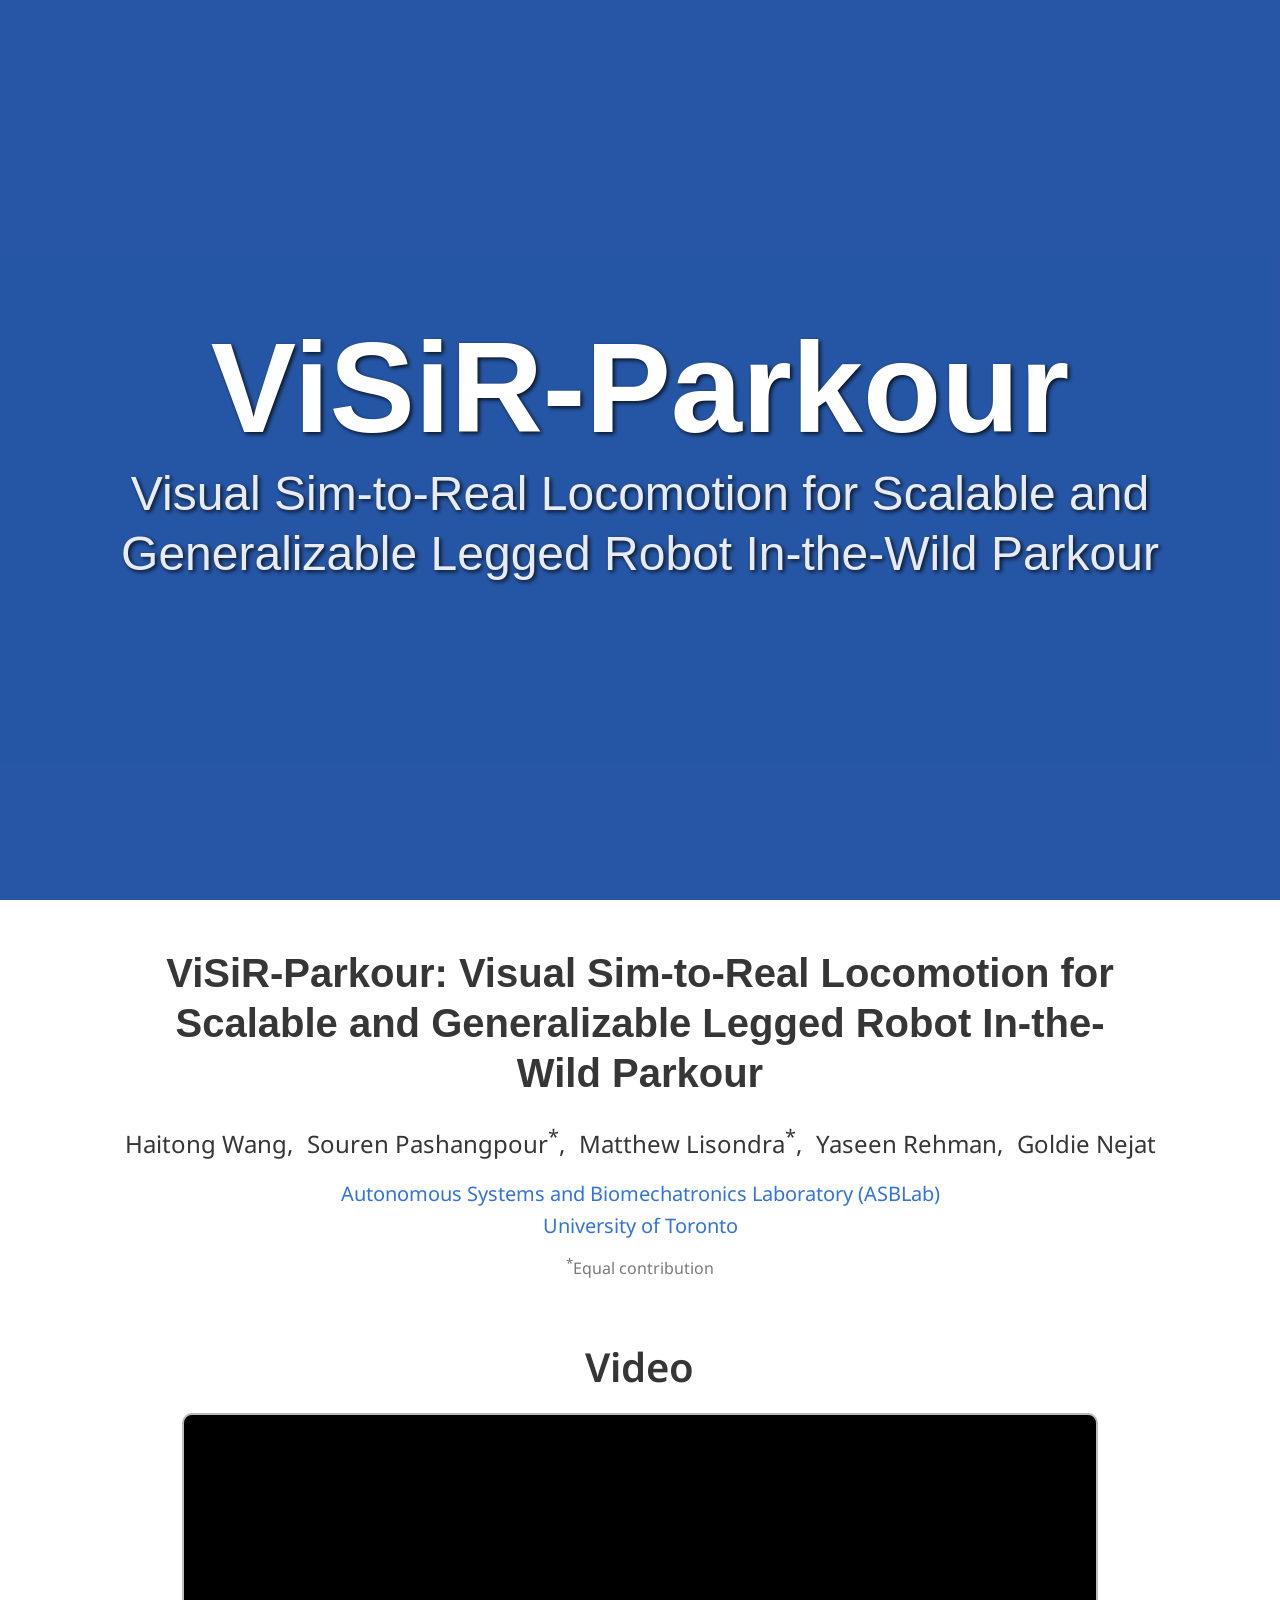
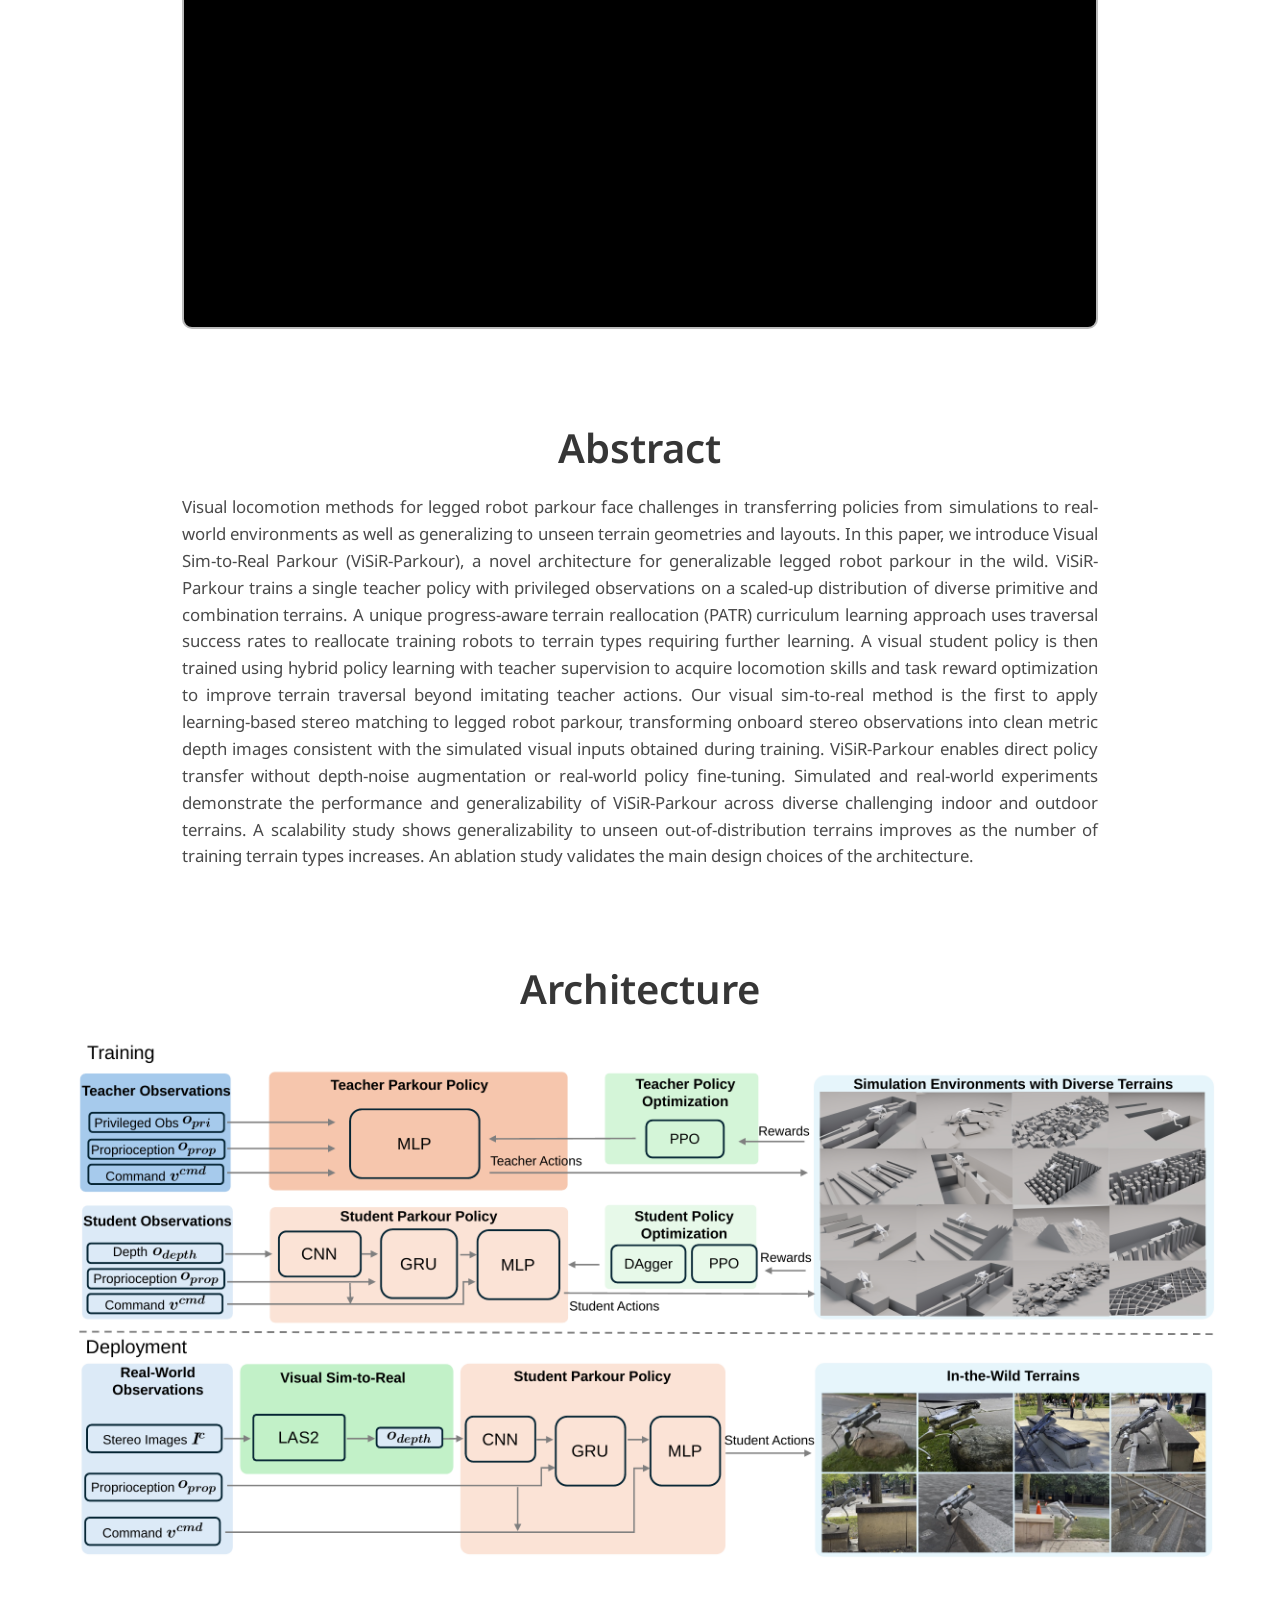
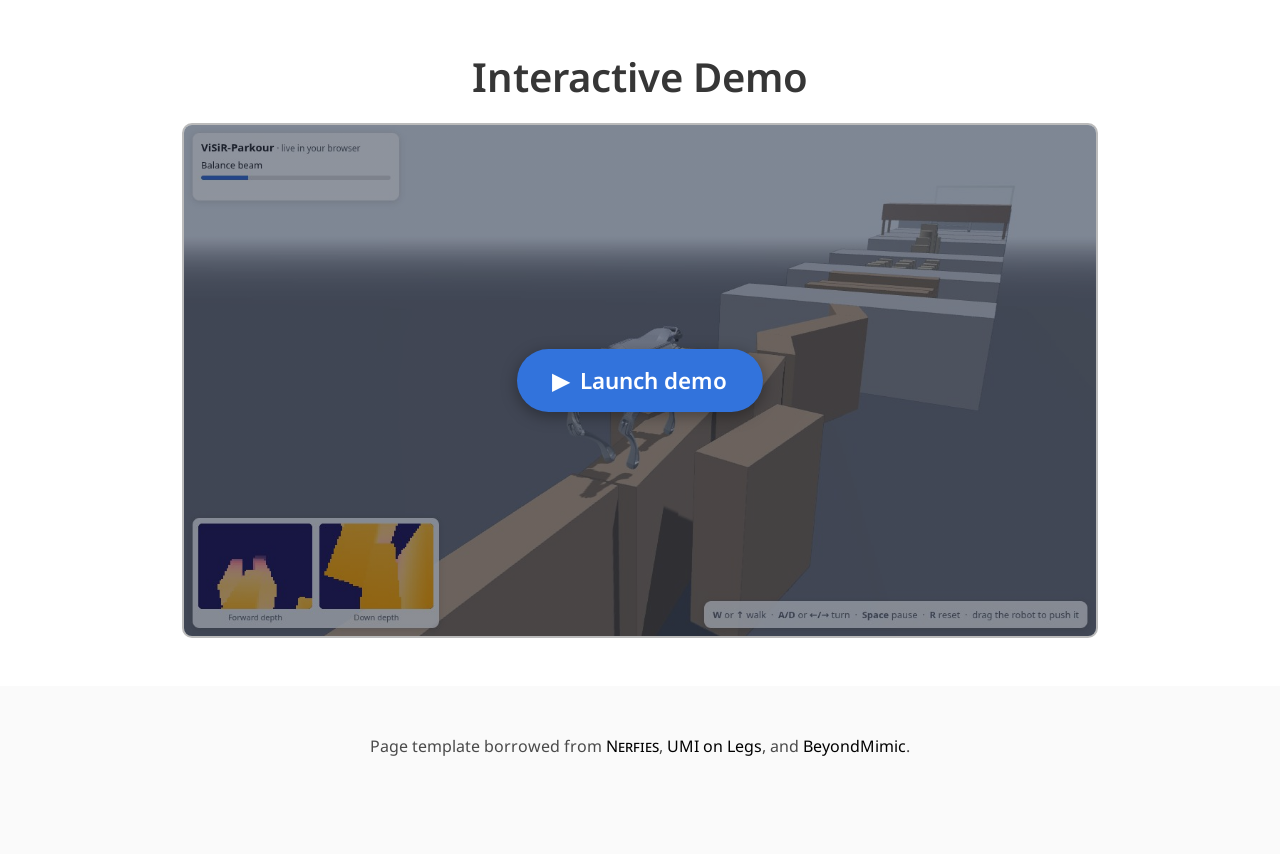
<file: index.html>
<!DOCTYPE html>
<html>
<head>
  <meta charset="utf-8">
  <meta name="description" content="ViSiR-Parkour: Visual Sim-to-Real Locomotion for Scalable and Generalizable Legged Robot In-the-Wild Parkour">
  <meta name="viewport" content="width=device-width, initial-scale=1">
  <title>ViSiR-Parkour</title>

  <link href="https://fonts.googleapis.com/css?family=Google+Sans|Noto+Sans|Castoro"
        rel="stylesheet">

  <link rel="stylesheet" href="./static/css/bulma.min.css">
  <link rel="stylesheet" href="./static/css/index.css?v=20261124b">
</head>

<body>

<section class="hero is-link is-fullheight video" style="overflow: hidden; position: relative;">
  <div class="hero-video" style="position: absolute; top: 50%; left: 50%; transform: translate(-50%, -50%); width: 101%; height: 101%;">
    <video playsinline autoplay muted loop style="width: 100%; height: 100%; object-fit: cover;">
      <source src="./static/videos/teaser.mp4" type="video/mp4">
    </video>
  </div>
  <div class="overlay"></div>

  <div class="hero-body">
    <div class="container has-text-centered">
      <h1 class="title is-1 publication-title is-size-1-mobile" style="font-size: 8rem; text-shadow: 2px 2px 4px rgba(0, 0, 0, 0.8);">
        ViSiR-Parkour
      </h1>
      <h1 class="subtitle is-1 publication-title is-size-4-mobile" style="font-size: 3rem; text-shadow: 2px 2px 4px rgba(0, 0, 0, 0.8);">
        Visual Sim-to-Real Locomotion for Scalable and Generalizable Legged Robot In-the-Wild Parkour
      </h1>
    </div>
  </div>
</section>

<section class="section paper-header">
  <div class="container has-text-centered">
    <h1 class="title is-2 publication-title paper-title">
      ViSiR-Parkour: Visual Sim-to-Real Locomotion for Scalable and Generalizable Legged Robot In-the-Wild Parkour
    </h1>
    <p class="paper-authors">
      <span>Haitong Wang,</span>
      <span>Souren Pashangpour<sup>*</sup>,</span>
      <span>Matthew Lisondra<sup>*</sup>,</span>
      <span>Yaseen Rehman,</span>
      <span>Goldie Nejat</span>
    </p>
    <p class="paper-affiliation">
      <a href="https://asblab.mie.utoronto.ca/" target="_blank" rel="noopener">Autonomous Systems and Biomechatronics Laboratory (ASBLab)</a><br>
      <a href="https://www.utoronto.ca/" target="_blank" rel="noopener">University of Toronto</a>
    </p>
    <p class="paper-note"><sup>*</sup>Equal contribution</p>
  </div>
</section>

<section class="section">
  <div class="container">
    <div class="columns is-centered">
      <div class="column is-four-fifths">
        <h2 class="title is-2 has-text-centered">Video</h2>
        <div class="main-video" style="position: relative; width: 100%; aspect-ratio: 16 / 9; overflow: hidden;">
          <iframe src="https://www.youtube.com/embed/JxVOMCtr80c?rel=0"
                  title="ViSiR-Parkour video"
                  style="position: absolute; top: 0; left: 0; width: 100%; height: 100%; border: 0;"
                  loading="lazy"
                  allow="accelerometer; autoplay; clipboard-write; encrypted-media; gyroscope; picture-in-picture; web-share"
                  referrerpolicy="strict-origin-when-cross-origin"
                  allowfullscreen></iframe>
        </div>
      </div>
    </div>
  </div>
</section>

<section class="section">
  <div class="container">
    <div class="columns is-centered">
      <div class="column is-four-fifths">
        <h2 class="title is-2 has-text-centered">Abstract</h2>
        <div class="content has-text-justified">
          <p class="abstract-text">
            Visual locomotion methods for legged robot parkour face challenges in transferring policies from simulations to real-world environments as well as generalizing to unseen terrain geometries and layouts. In this paper, we introduce Visual Sim-to-Real Parkour (ViSiR-Parkour), a novel architecture for generalizable legged robot parkour in the wild. ViSiR-Parkour trains a single teacher policy with privileged observations on a scaled-up distribution of diverse primitive and combination terrains. A unique progress-aware terrain reallocation (PATR) curriculum learning approach uses traversal success rates to reallocate training robots to terrain types requiring further learning. A visual student policy is then trained using hybrid policy learning with teacher supervision to acquire locomotion skills and task reward optimization to improve terrain traversal beyond imitating teacher actions. Our visual sim-to-real method is the first to apply learning-based stereo matching to legged robot parkour, transforming onboard stereo observations into clean metric depth images consistent with the simulated visual inputs obtained during training. ViSiR-Parkour enables direct policy transfer without depth-noise augmentation or real-world policy fine-tuning. Simulated and real-world experiments demonstrate the performance and generalizability of ViSiR-Parkour across diverse challenging indoor and outdoor terrains. A scalability study shows generalizability to unseen out-of-distribution terrains improves as the number of training terrain types increases. An ablation study validates the main design choices of the architecture.
          </p>
        </div>
      </div>
    </div>
  </div>
</section>

<section class="section">
  <div class="container">
    <div class="columns is-centered">
      <div class="column is-full-width">
        <h2 class="title is-2 has-text-centered">Architecture</h2>
        <img class="figure" src="./static/images/architecture.png" alt="ViSiR-Parkour architecture">
      </div>
    </div>
  </div>
</section>

<section class="section">
  <div class="container">
    <div class="columns is-centered">
      <div class="column is-four-fifths">
        <h2 class="title is-2 has-text-centered">Interactive Demo</h2>
        <div class="playground" id="playground">
          <button type="button" class="playground-launch" id="playground-launch">
            <span class="playground-launch-label">&#9654;&ensp;Launch demo</span>
          </button>
          <button type="button" class="playground-fullscreen" id="playground-fullscreen" hidden>Full screen</button>
        </div>
      </div>
    </div>
  </div>
</section>

<footer class="footer">
  <div class="container">
    <div class="content has-text-centered">
      <p>Page template borrowed from <a href="https://nerfies.github.io/"><span class="dnerf">Nerfies</span></a>, <a href="https://umi-on-legs.github.io/">UMI on Legs</a>, and <a href="https://beyondmimic.github.io/">BeyondMimic</a>.</p>
    </div>
  </div>
</footer>

<script>
  (function () {
    var box = document.getElementById('playground');
    var launch = document.getElementById('playground-launch');
    var fsButton = document.getElementById('playground-fullscreen');
    var frame = null;

    launch.addEventListener('click', function () {
      frame = document.createElement('iframe');
      frame.src = './playground/index.html';
      frame.title = 'ViSiR-Parkour interactive demo';
      frame.allow = 'fullscreen';
      frame.addEventListener('load', function () { frame.focus(); });
      box.replaceChild(frame, launch);
      frame.focus();
      fsButton.hidden = false;
    });

    function fullscreenElement() {
      return document.fullscreenElement || document.webkitFullscreenElement;
    }

    fsButton.addEventListener('click', function () {
      if (fullscreenElement()) {
        (document.exitFullscreen || document.webkitExitFullscreen).call(document);
      } else if (box.requestFullscreen) {
        box.requestFullscreen();
      } else if (box.webkitRequestFullscreen) {
        box.webkitRequestFullscreen();
      } else {
        window.open('./playground/index.html', '_blank');
      }
      if (frame) frame.focus();
    });

    function onChange() {
      fsButton.textContent = fullscreenElement() ? 'Exit full screen' : 'Full screen';
      if (frame) frame.focus();
    }
    document.addEventListener('fullscreenchange', onChange);
    document.addEventListener('webkitfullscreenchange', onChange);
  })();
</script>

</body>
</html>
</file>
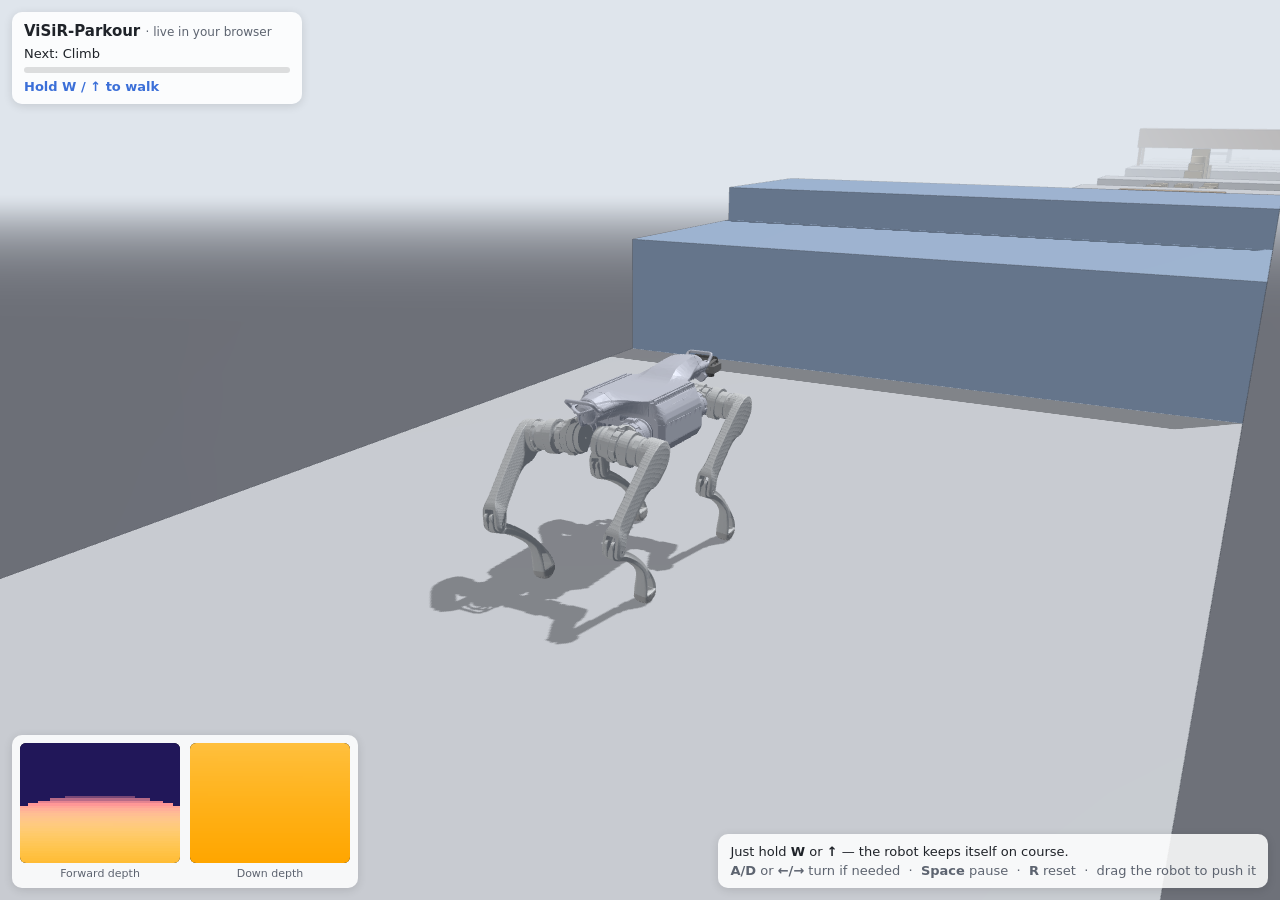
<file: playground/index.html>
<!DOCTYPE html>
<html lang="en">
<head>
  <meta charset="utf-8">
  <meta name="viewport" content="width=device-width, initial-scale=1">
  <title>ViSiR-Parkour Live Demo</title>
  <script type="module" crossorigin src="./assets/index-Dmuhjbz0.js"></script>
  <link rel="stylesheet" crossorigin href="./assets/index-B0lgQyli.css">
</head>
<body>
  <div id="app">
    <canvas id="view"></canvas>

    <div id="loading">
      <div class="loading-box">
        <div class="loading-title">ViSiR-Parkour</div>
        <div id="loading-text">Loading…</div>
        <div class="bar"><div id="loading-bar"></div></div>
      </div>
    </div>

    <div id="hud" class="panel">
      <div class="hud-title">ViSiR-Parkour <span>· live in your browser</span></div>
      <div id="section">—</div>
      <div class="bar"><div id="progress"></div></div>
      <div id="status"></div>
    </div>

    <div id="depth" class="panel">
      <div class="depth-cam"><canvas id="depth-fwd" width="64" height="48"></canvas><span>Forward depth</span></div>
      <div class="depth-cam"><canvas id="depth-down" width="64" height="48"></canvas><span>Down depth</span></div>
    </div>

    <div id="help" class="panel">
      <div class="help-lead">Just hold <b>W</b> or <b>↑</b> — the robot keeps itself on course.</div>
      <b>A/D</b> or <b>←/→</b> turn if needed &nbsp;·&nbsp; <b>Space</b> pause &nbsp;·&nbsp; <b>R</b> reset &nbsp;·&nbsp; drag the robot to push it
    </div>

    <div id="touch">
      <button id="btn-pause" aria-label="Pause">❚❚</button>
      <button id="btn-reset" aria-label="Reset">⟲</button>
      <button data-key="left" aria-label="Turn left">◀</button>
      <button data-key="forward" aria-label="Walk forward">▲</button>
      <button data-key="right" aria-label="Turn right">▶</button>
    </div>
  </div>
</body>
</html>
</file>
<file: static/css/index.css>
body {
  font-family: 'Noto Sans', sans-serif;
}

.footer a {
  color: #000;
}

.dnerf {
  font-variant: small-caps;
}

.publication-title {
  font-family: 'Google Sans', sans-serif;
}

.overlay {
  position: absolute;
  inset: 0;
  background: rgba(0, 0, 0, 0.25);
}

.hero-body {
  position: relative;
  z-index: 1;
}

.main-video {
  position: relative;
  width: 100%;
  aspect-ratio: 16 / 9;
  border: 2px solid #bbb;
  border-radius: 10px;
  overflow: hidden;
  background: #000;
}

.main-video iframe {
  position: absolute;
  inset: 0;
  width: 100%;
  height: 100%;
  border: 0;
}

.abstract-text {
  font-size: 1.05rem;
  line-height: 1.6;
}

.figure {
  display: block;
  width: 100%;
  border-radius: 10px;
}

.paper-header {
  padding-bottom: 1rem;
}

.paper-title {
  max-width: 60rem;
  margin-left: auto;
  margin-right: auto;
  line-height: 1.25;
}

.paper-authors {
  font-size: 1.5rem;
  color: #363636;
}

.paper-authors span {
  display: inline-block;
  margin: 0 0.25rem;
  white-space: nowrap;
}

.paper-affiliation {
  margin-top: 1rem;
  font-size: 1.25rem;
  line-height: 1.6;
}

.paper-affiliation a {
  color: #3273dc;
}

.paper-affiliation a:hover {
  text-decoration: underline;
}

.paper-note {
  margin-top: 0.75rem;
  font-size: 1rem;
  color: #7a7a7a;
}

@media screen and (max-width: 768px) {
  .paper-title {
    font-size: 1.6rem !important;
  }

  .paper-authors {
    font-size: 1.15rem;
  }

  .paper-affiliation {
    font-size: 1rem;
  }
}

.playground-caption {
  margin-bottom: 1.25rem;
  font-size: 1.05rem;
  color: #4a4a4a;
}

.playground {
  position: relative;
  width: 100%;
  aspect-ratio: 16 / 9;
  border: 2px solid #bbb;
  border-radius: 10px;
  overflow: hidden;
  background: #dfe5ec;
}

.playground iframe {
  position: absolute;
  inset: 0;
  width: 100%;
  height: 100%;
  border: 0;
}

.playground-launch {
  position: absolute;
  inset: 0;
  width: 100%;
  height: 100%;
  display: flex;
  flex-direction: column;
  align-items: center;
  justify-content: center;
  gap: 0.75rem;
  border: 0;
  padding: 1rem;
  cursor: pointer;
  font-family: inherit;
  color: #fff;
  background: linear-gradient(rgba(10, 20, 40, 0.45), rgba(10, 20, 40, 0.45)),
              url("../images/playground.jpg") center / cover no-repeat;
}

.playground-launch-label {
  padding: 0.7em 1.6em;
  border-radius: 999px;
  background: #3273dc;
  font-size: 1.4rem;
  font-weight: 600;
  box-shadow: 0 4px 16px rgba(0, 0, 0, 0.35);
  transition: background 0.15s ease;
}

.playground-launch:hover .playground-launch-label,
.playground-launch:focus-visible .playground-launch-label {
  background: #2160c4;
}

.playground-launch-note {
  font-size: 0.95rem;
  text-shadow: 0 1px 4px rgba(0, 0, 0, 0.8);
}

.playground-fullscreen {
  position: absolute;
  top: 12px;
  right: 12px;
  z-index: 2;
  border: 0;
  border-radius: 8px;
  padding: 0.5em 0.9em;
  cursor: pointer;
  font-family: inherit;
  font-size: 0.9rem;
  font-weight: 600;
  color: #1f2329;
  background: rgba(255, 255, 255, 0.86);
  box-shadow: 0 2px 10px rgba(0, 0, 0, 0.15);
}

.playground-fullscreen:hover {
  background: #fff;
}

.playground-fullscreen[hidden] {
  display: none;
}

.playground:fullscreen {
  width: 100vw;
  height: 100vh;
  aspect-ratio: auto;
  border: 0;
  border-radius: 0;
}

.playground:-webkit-full-screen {
  width: 100vw;
  height: 100vh;
  aspect-ratio: auto;
  border: 0;
  border-radius: 0;
}

@media screen and (max-width: 768px) {
  .playground {
    aspect-ratio: 4 / 5;
  }

  .playground-launch-label {
    font-size: 1.1rem;
  }
}
</file>
<file: playground/assets/index-B0lgQyli.css>
:root{--panel-bg: rgba(255, 255, 255, .86);--panel-fg: #1f2329;--muted: #5d6470;--accent: #3b6fd8;--bar-bg: rgba(0, 0, 0, .12)}*{box-sizing:border-box}html,body{margin:0;height:100%;overflow:hidden;background:#dfe5ec;font-family:Noto Sans,system-ui,-apple-system,Segoe UI,sans-serif;color:var(--panel-fg)}#app{position:relative;width:100%;height:100%}#view{display:block;width:100%;height:100%;touch-action:none}.panel{position:absolute;background:var(--panel-bg);border-radius:10px;box-shadow:0 2px 10px #0000001f;padding:10px 12px;font-size:13px}.bar{height:6px;border-radius:3px;background:var(--bar-bg);overflow:hidden}.bar>div{height:100%;width:0;background:var(--accent);transition:width .15s linear}#hud{top:12px;left:12px;width:290px}.hud-title{font-weight:700;font-size:15px;margin-bottom:6px}.hud-title span{font-weight:400;color:var(--muted);font-size:12px}#section{font-size:13px;margin-bottom:6px}#status{margin-top:6px;font-weight:600;min-height:1em;color:var(--accent)}#depth{left:12px;bottom:12px;display:flex;gap:10px;padding:8px}.depth-cam{display:flex;flex-direction:column;align-items:center;gap:4px;font-size:11px;color:var(--muted)}.depth-cam canvas{width:160px;height:120px;image-rendering:pixelated;border-radius:6px;background:#000}#help{right:12px;bottom:12px;color:var(--muted)}.help-lead{margin-bottom:4px;color:var(--panel-fg)}#touch{display:none;position:absolute;right:12px;bottom:12px;gap:8px}#touch button{width:56px;height:56px;border:0;border-radius:12px;background:var(--panel-bg);box-shadow:0 2px 10px #00000026;font-size:20px;color:var(--panel-fg);-webkit-user-select:none;user-select:none;touch-action:none}#touch button:active{background:#fff}#loading{position:absolute;inset:0;display:flex;align-items:center;justify-content:center;background:#dfe5ec;z-index:10}.loading-box{width:min(320px,80vw);text-align:center}.loading-title{font-size:22px;font-weight:700;margin-bottom:8px}#loading-text{color:var(--muted);margin-bottom:10px;font-size:13px}@media(hover:none),(max-width:700px){#help{display:none}#touch{display:flex}#hud{width:200px}#depth{bottom:80px}.depth-cam canvas{width:112px;height:84px}}
</file>
